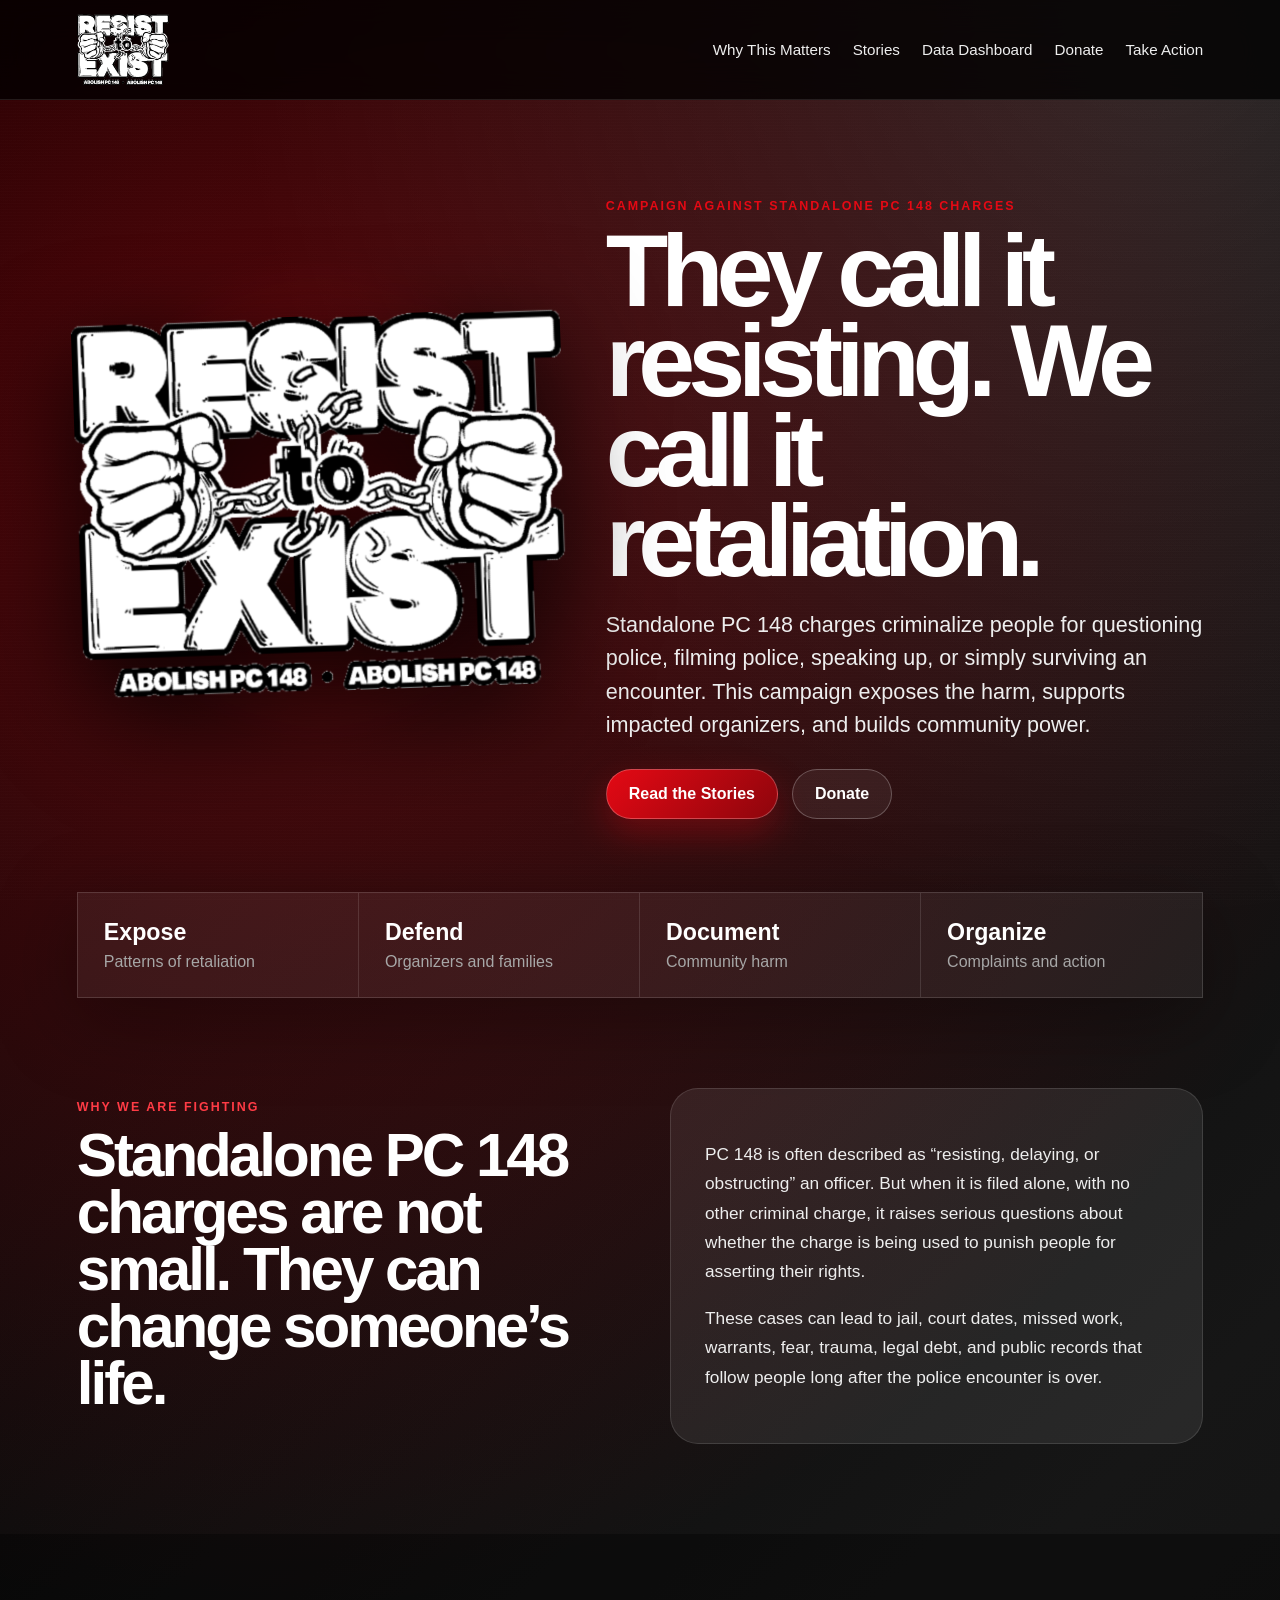
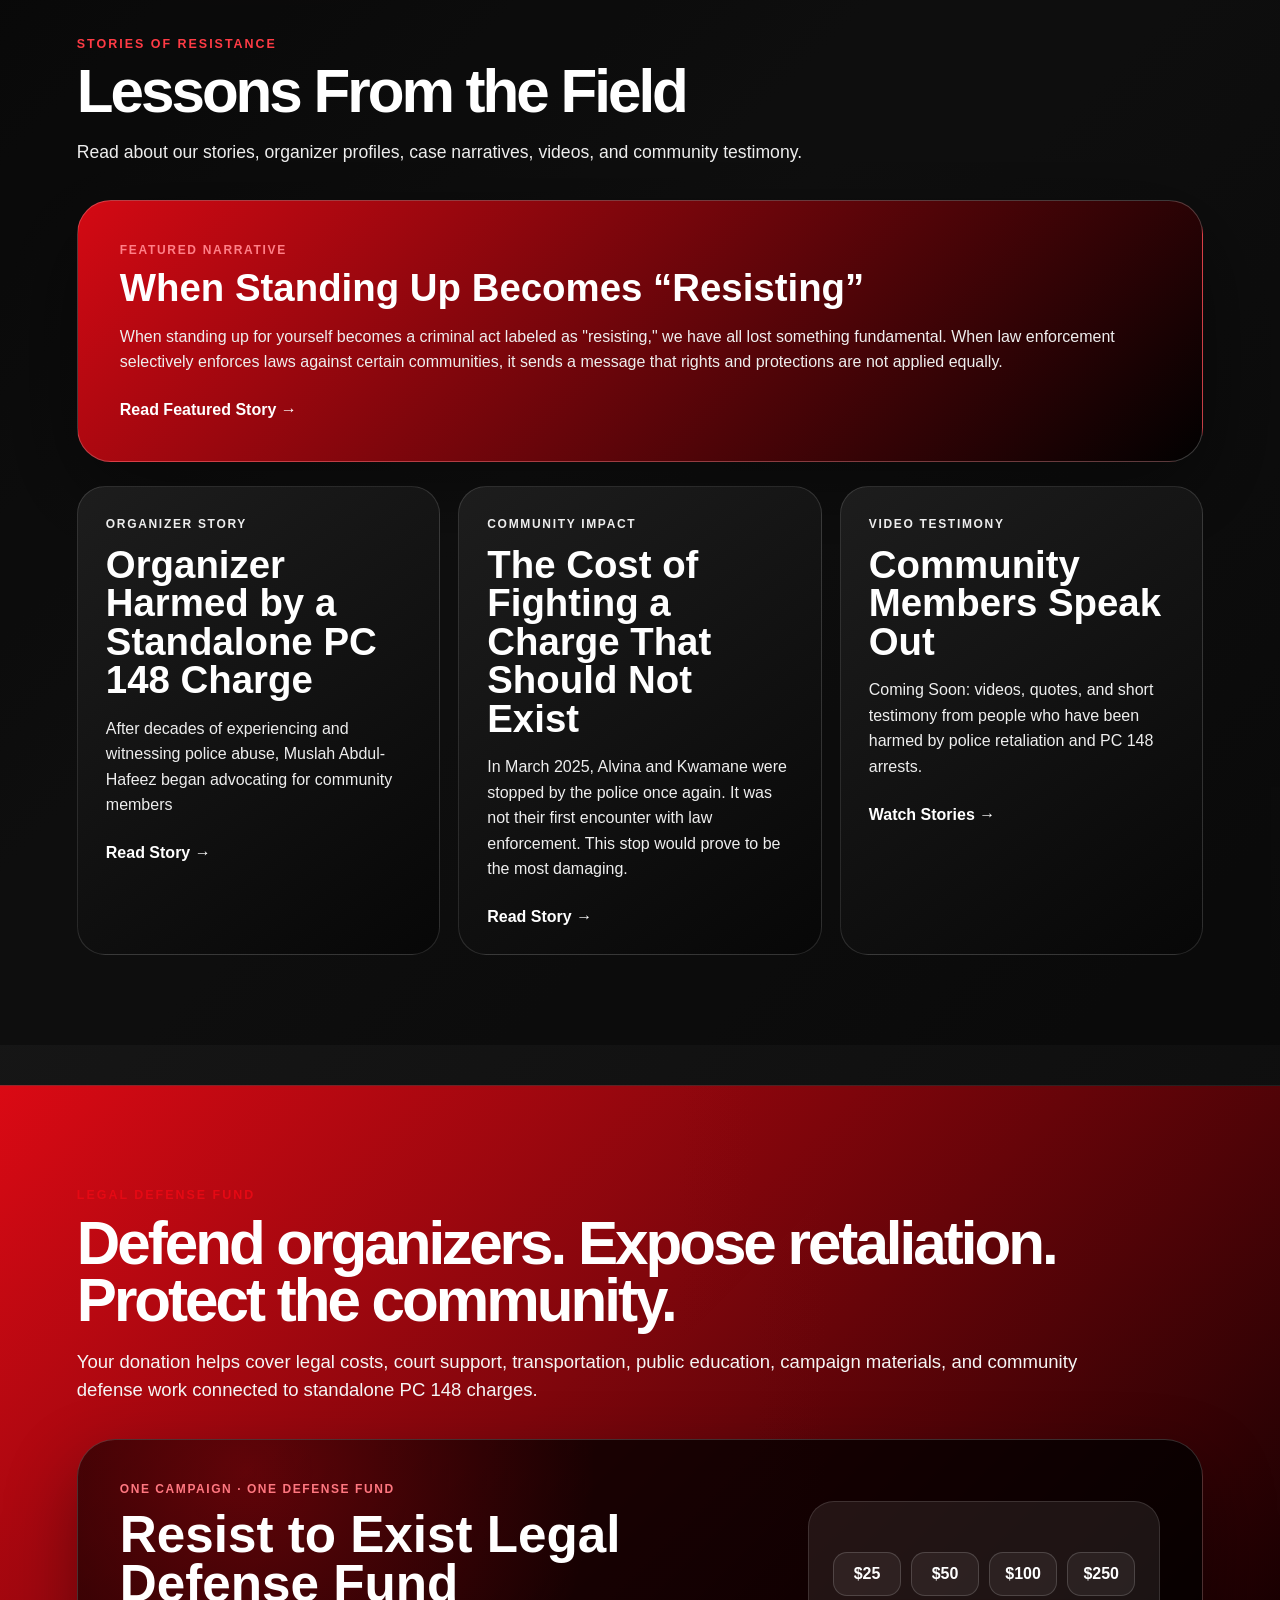
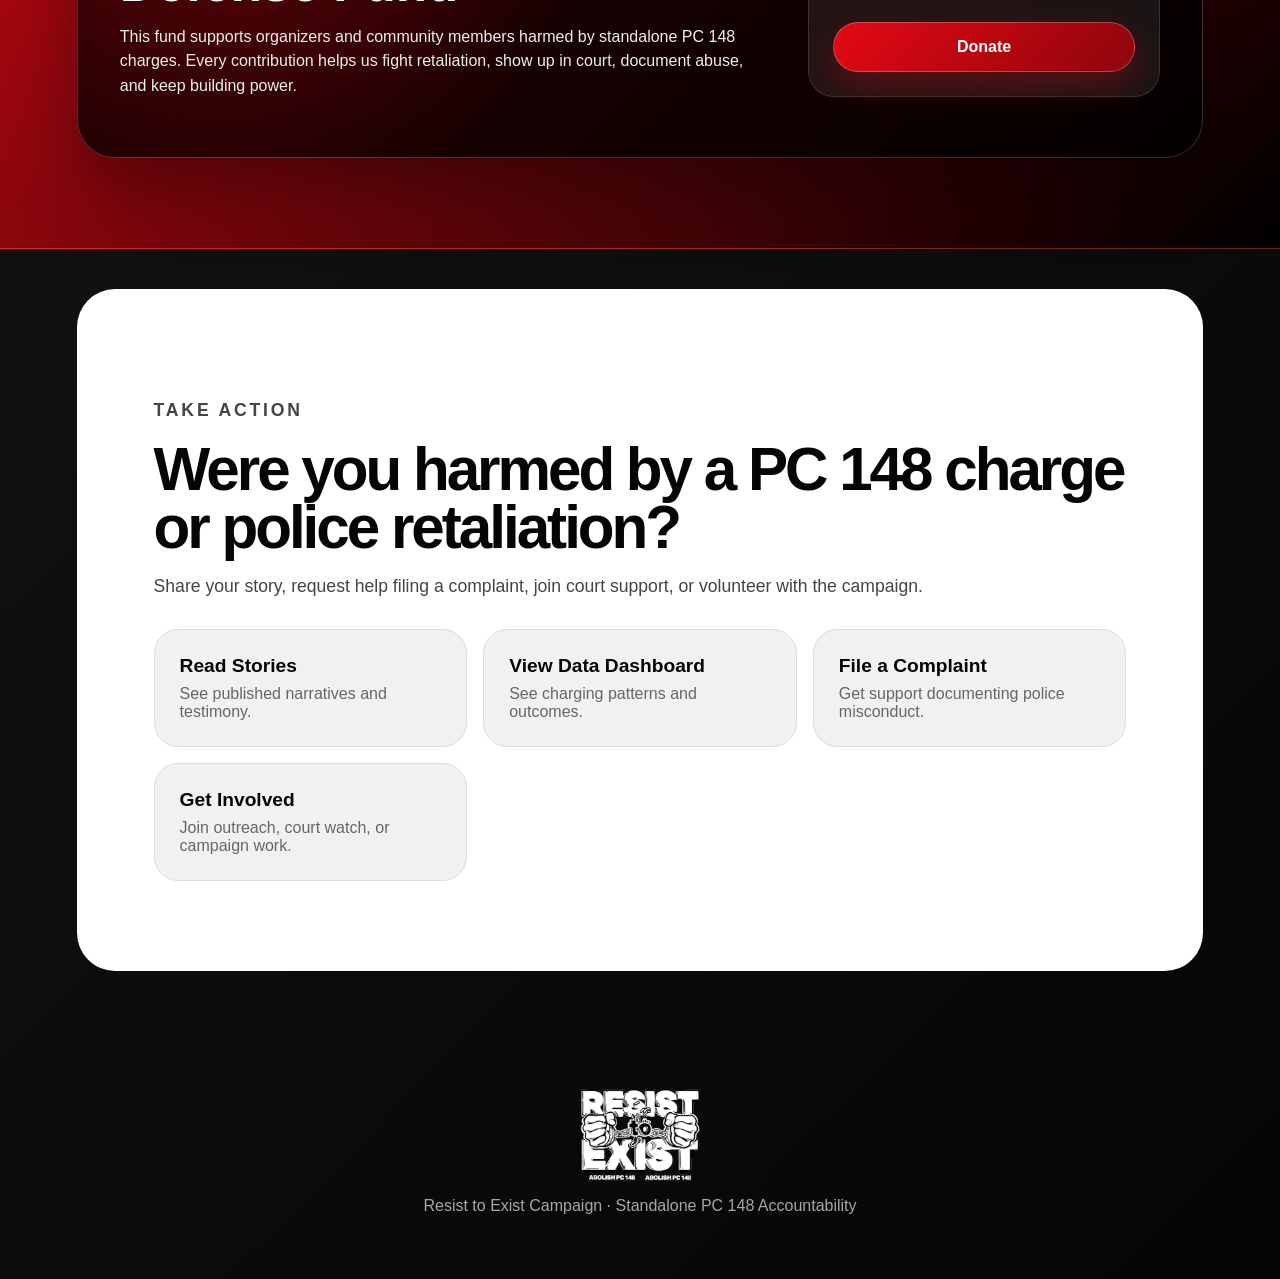
<file: index.html>
<!DOCTYPE html>
<html lang="en">
<head>
  <meta charset="UTF-8" />
  <meta name="viewport" content="width=device-width, initial-scale=1.0" />
  <title>Resist to Exist | PC 148 Campaign</title>
  <link rel="stylesheet" href="styles.css" />
</head>
<body>
  <div class="grain"></div>

  <header class="site-header">
    <a class="brand" href="#top" aria-label="Resist to Exist home">
      <img src="assets/resist-logo.png" alt="Resist to Exist logo" />
    </a>
    <nav>
      <a href="#why">Why This Matters</a>
      <a href="#stories">Stories</a>
      <a href="data.html">Data Dashboard</a>
      <a href="https://goodbricks.org/cause/potcsd.org/general-donations" target="_blank" rel="noopener">Donate</a>
      <a href="#action">Take Action</a>
    </nav>
  </header>

  <main id="top">
    <section class="hero">
      <div class="hero-logo-wrap">
        <img class="hero-logo" src="assets/resist-logo.png" alt="Resist to Exist" />
      </div>
      <div class="hero-content">
        <p class="eyebrow">Campaign Against Standalone PC 148 Charges</p>
        <h1>They call it resisting. We call it retaliation.</h1>
        <p class="hero-copy">
          Standalone PC 148 charges criminalize people for questioning police, filming police, speaking up, or simply surviving an encounter. This campaign exposes the harm, supports impacted organizers, and builds community power.
        </p>
        <div class="hero-actions">
          <a class="btn primary" href="#stories">Read the Stories</a>
          <a class="btn ghost" href="https://goodbricks.org/cause/potcsd.org/general-donations" target="_blank" rel="noopener">Donate</a>
        </div>
      </div>
    </section>

    <section class="impact-strip" aria-label="Campaign focus areas">
      <div><strong>Expose</strong><span>Patterns of retaliation</span></div>
      <div><strong>Defend</strong><span>Organizers and families</span></div>
      <div><strong>Document</strong><span>Community harm</span></div>
      <div><strong>Organize</strong><span>Complaints and action</span></div>
    </section>

    <section id="why" class="section split">
      <div>
        <p class="eyebrow red">Why We Are Fighting</p>
        <h2>Standalone PC 148 charges are not small. They can change someone’s life.</h2>
      </div>
      <div class="text-card">
        <p>
          PC 148 is often described as “resisting, delaying, or obstructing” an officer. But when it is filed alone, with no other criminal charge, it raises serious questions about whether the charge is being used to punish people for asserting their rights.
        </p>
        <p>
          These cases can lead to jail, court dates, missed work, warrants, fear, trauma, legal debt, and public records that follow people long after the police encounter is over.
        </p>
      </div>
    </section>

    <section id="stories" class="section stories newsroom">
      <div class="section-heading">
        <p class="eyebrow red">Stories of Resistance</p>
        <h2>Lessons From the Field</h2>
        <p class="section-intro">Read about our stories, organizer profiles, case narratives, videos, and community testimony.</p>
      </div>

      <article class="featured-story">
        <div class="story-kicker">Featured Narrative</div>
        <h3>When Standing Up Becomes “Resisting”</h3>
        <p>
          When standing up for yourself becomes a criminal act labeled as "resisting," we have all lost something fundamental. When law enforcement selectively enforces laws against certain communities, it sends a message that rights and protections are not applied equally. 
        </p>
        <a class="story-link" href="stories.html#featured">Read Featured Story →</a>
      </article>

      <div class="story-grid">
        <article class="story-card">
          <p class="story-label">Organizer Story</p>
          <h3>Organizer Harmed by a Standalone PC 148 Charge</h3>
          <p>After decades of experiencing and witnessing police abuse, Muslah Abdul-Hafeez began advocating for community members </p>
          <a href="stories.html#organizer-one">Read Story →</a>
        </article>
        <article class="story-card">
          <p class="story-label">Community Impact</p>
          <h3>The Cost of Fighting a Charge That Should Not Exist</h3>
          <p>In March 2025, Alvina and Kwamane were stopped by the police once again. It was not their first encounter with law enforcement. 
          This stop would prove to be the most damaging.</p>
          <a href="stories.html#community-impact">Read Story →</a>
        </article>
        <article class="story-card">
          <p class="story-label">Video Testimony</p>
          <h3>Community Members Speak Out</h3>
          <p>Coming Soon: videos, quotes, and short testimony from people who have been harmed by police retaliation and PC 148 arrests.</p>
          <a href="stories.html#video-testimony">Watch Stories →</a>
        </article>
      </div>
    </section>

    <section id="donate" class="donation-section single-donation-section">
      <div class="donation-header">
        <p class="eyebrow">Legal Defense Fund</p>
        <h2>Defend organizers. Expose retaliation. Protect the community.</h2>
        <p>Your donation helps cover legal costs, court support, transportation, public education, campaign materials, and community defense work connected to standalone PC 148 charges.</p>
      </div>

      <article class="donation-card single-donation-card">
        <div class="donation-card-copy">
          <div class="card-topline">One Campaign · One Defense Fund</div>
          <h3>Resist to Exist Legal Defense Fund</h3>
          <p>
            This fund supports organizers and community members harmed by standalone PC 148 charges. Every contribution helps us fight retaliation, show up in court, document abuse, and keep building power.
          </p>
        </div>
        <div class="donation-card-action">
          <div class="amounts">
            <span>$25</span><span>$50</span><span>$100</span><span>$250</span>
          </div>
          <a class="btn primary full" href="https://goodbricks.org/cause/potcsd.org/general-donations" target="_blank" rel="noopener">
            Donate
          </a>
        </div>
      </article>
    </section>

    <section id="action" class="action-panel">
      <p class="eyebrow">Take Action</p>
      <h2>Were you harmed by a PC 148 charge or police retaliation?</h2>
      <p>Share your story, request help filing a complaint, join court support, or volunteer with the campaign.</p>
      <div class="action-cards">
        <a href="stories.html" class="action-card"><strong>Read Stories</strong><span>See published narratives and testimony.</span></a>
        <a href="data.html" class="action-card"><strong>View Data Dashboard</strong><span>See charging patterns and outcomes.</span></a>
        <a href="REPLACE-WITH-COMPLAINT-FORM" class="action-card"><strong>File a Complaint</strong><span>Get support documenting police misconduct.</span></a>
        <a href="REPLACE-WITH-VOLUNTEER-FORM" class="action-card"><strong>Get Involved</strong><span>Join outreach, court watch, or campaign work.</span></a>
      </div>
    </section>
  </main>

  <footer>
    <img src="assets/resist-logo.png" alt="Resist to Exist logo" />
    <p>Resist to Exist Campaign · Standalone PC 148 Accountability</p>
  </footer>
</body>
</html>
</file>
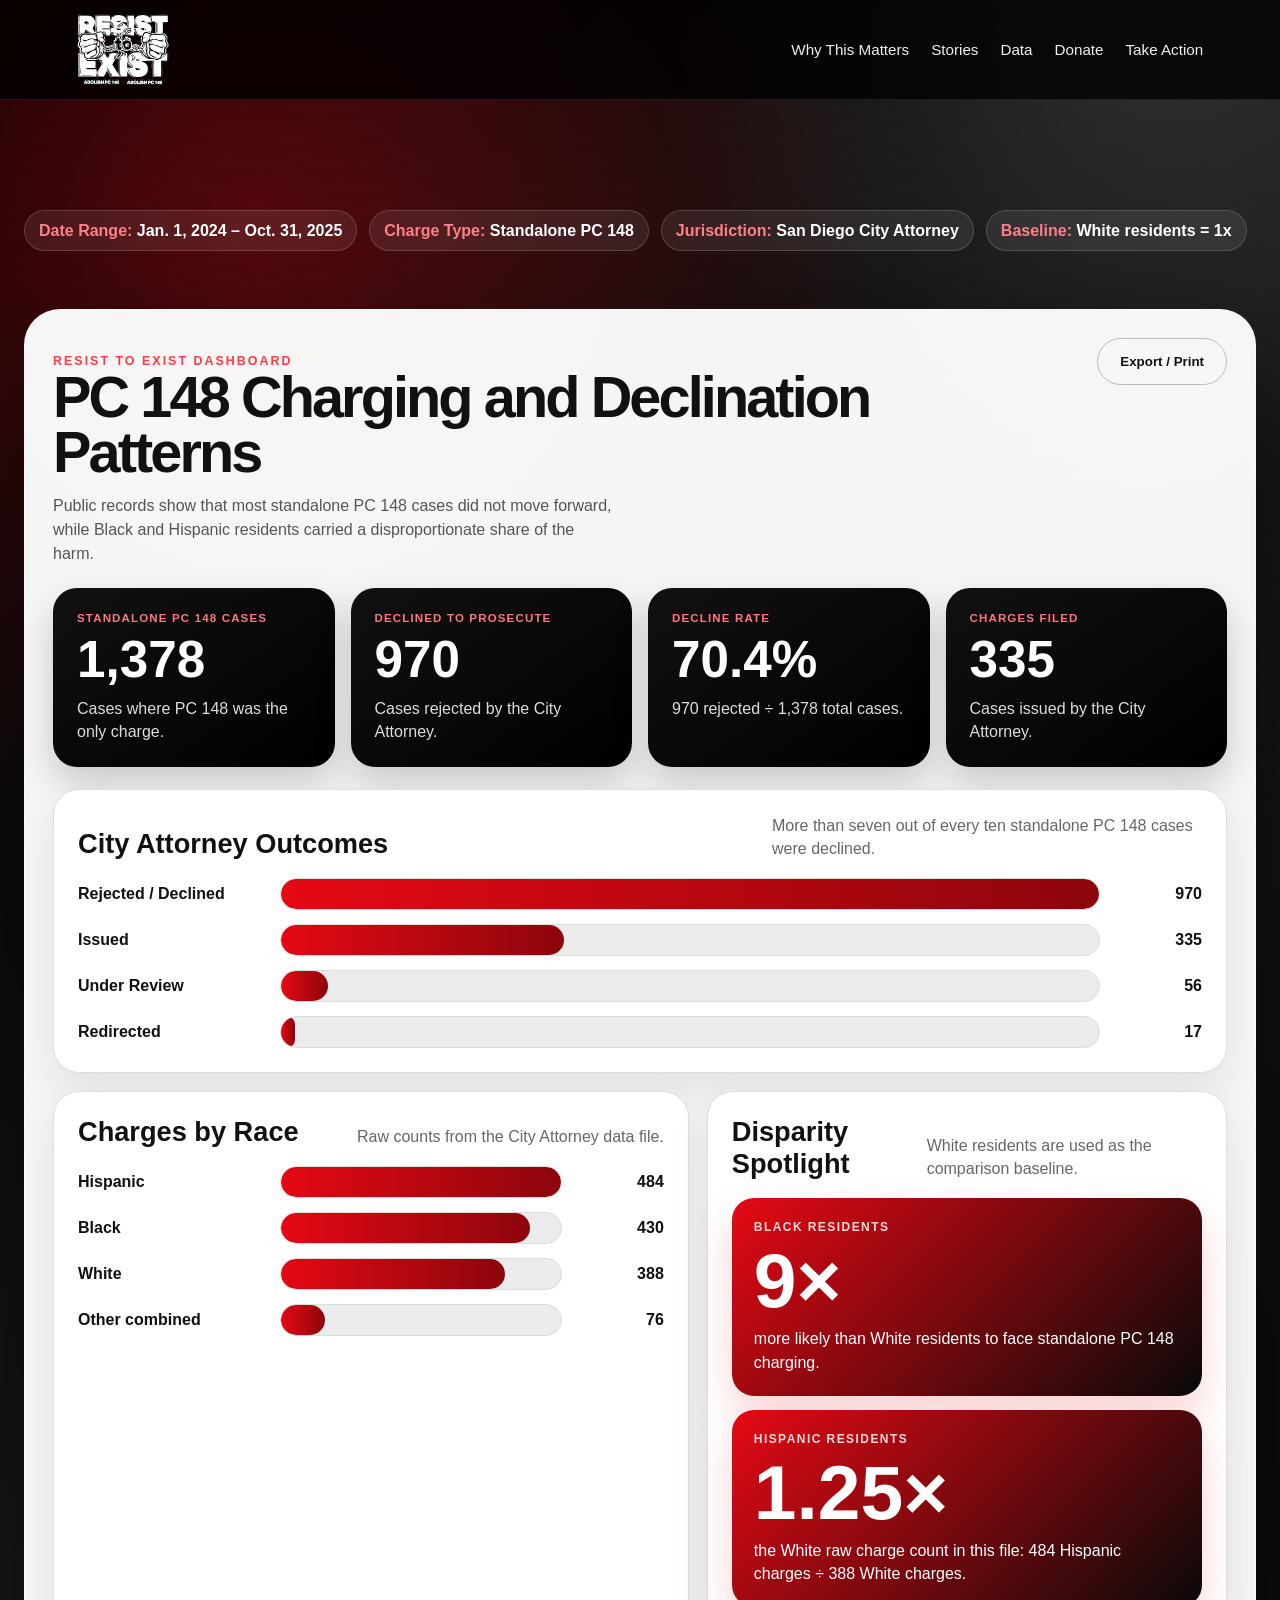
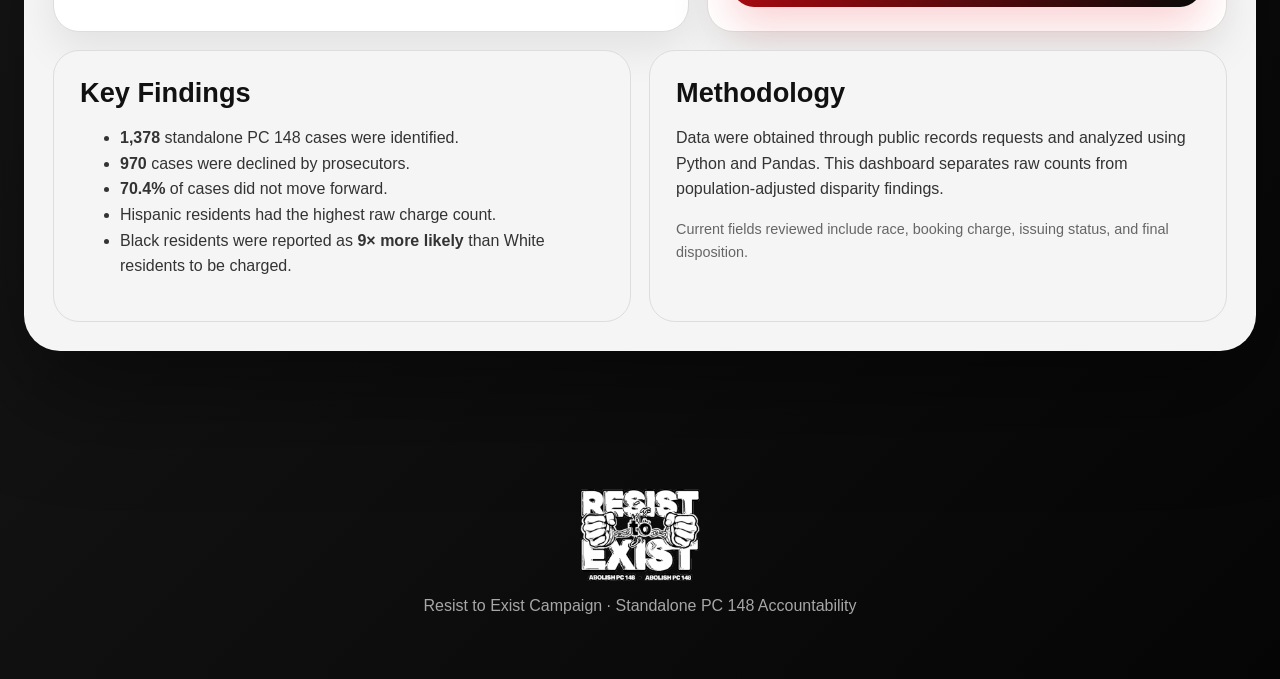
<file: data.html>
<!DOCTYPE html>
<html lang="en">
<head>
  <meta charset="UTF-8" />
  <meta name="viewport" content="width=device-width, initial-scale=1.0" />
  <title>PC 148 Data Dashboard | Resist to Exist</title>
  <link rel="stylesheet" href="styles.css" />
</head>
<body class="data-dashboard-body">
  <div class="grain"></div>

  <header class="site-header">
    <a class="brand" href="index.html#top" aria-label="Resist to Exist home">
      <img src="assets/resist-logo.png" alt="Resist to Exist logo" />
    </a>
    <nav>
      <a href="index.html#why">Why This Matters</a>
      <a href="index.html#stories">Stories</a>
      <a href="data.html">Data</a>
      <a href="https://goodbricks.org/cause/potcsd.org/general-donations" target="_blank" rel="noopener">Donate</a>
      <a href="index.html#action">Take Action</a>
    </nav>
  </header>

  <main class="data-dashboard-main">
    <section class="data-dashboard-hero">
      <div class="dashboard-meta" aria-label="Dashboard filters and source notes">
        <span><strong>Date Range:</strong> Jan. 1, 2024 – Oct. 31, 2025</span>
        <span><strong>Charge Type:</strong> Standalone PC 148</span>
        <span><strong>Jurisdiction:</strong> San Diego City Attorney</span>
        <span><strong>Baseline:</strong> White residents = 1x</span>
      </div>
    </section>

    <section class="data-dashboard-container" aria-label="PC 148 dashboard">
      <div class="dashboard-panel">
        <div class="dashboard-panel-header">
          <div>
            <p class="eyebrow red">Resist to Exist Dashboard</p>
            <h2>PC 148 Charging and Declination Patterns</h2>
            <p>
              Public records show that most standalone PC 148 cases did not move forward,
              while Black and Hispanic residents carried a disproportionate share of the harm.
            </p>
          </div>
          <button class="btn ghost dashboard-print-btn" onclick="window.print()">Export / Print</button>
        </div>

        <div class="dashboard-kpi-grid">
          <article class="dashboard-kpi-card">
            <span>Standalone PC 148 Cases</span>
            <strong>1,378</strong>
            <p>Cases where PC 148 was the only charge.</p>
          </article>
          <article class="dashboard-kpi-card">
            <span>Declined to Prosecute</span>
            <strong>970</strong>
            <p>Cases rejected by the City Attorney.</p>
          </article>
          <article class="dashboard-kpi-card">
            <span>Decline Rate</span>
            <strong>70.4%</strong>
            <p>970 rejected ÷ 1,378 total cases.</p>
          </article>
          <article class="dashboard-kpi-card">
            <span>Charges Filed</span>
            <strong>335</strong>
            <p>Cases issued by the City Attorney.</p>
          </article>
        </div>

        <div class="dashboard-viz-grid">
          <article class="dashboard-viz-card wide">
            <div class="dashboard-viz-head">
              <h3>City Attorney Outcomes</h3>
              <p>More than seven out of every ten standalone PC 148 cases were declined.</p>
            </div>
            <div class="dashboard-bar-chart" id="outcomeChart"></div>
          </article>

          <article class="dashboard-viz-card">
            <div class="dashboard-viz-head">
              <h3>Charges by Race</h3>
              <p>Raw counts from the City Attorney data file.</p>
            </div>
            <div class="dashboard-bar-chart" id="raceChart"></div>
          </article>

          <article class="dashboard-viz-card">
            <div class="dashboard-viz-head">
              <h3>Disparity Spotlight</h3>
              <p>White residents are used as the comparison baseline.</p>
            </div>
            <div class="dashboard-spotlight-grid">
              <div class="dashboard-spotlight-card">
                <span>Black residents</span>
                <strong>9×</strong>
                <p>more likely than White residents to face standalone PC 148 charging.</p>
              </div>
              <div class="dashboard-spotlight-card">
                <span>Hispanic residents</span>
                <strong>1.25×</strong>
                <p>the White raw charge count in this file: 484 Hispanic charges ÷ 388 White charges.</p>
              </div>
            </div>
          </article>
        </div>

        <div class="dashboard-insight-grid">
          <article class="dashboard-insight-card">
            <h3>Key Findings</h3>
            <ul>
              <li><strong>1,378</strong> standalone PC 148 cases were identified.</li>
              <li><strong>970</strong> cases were declined by prosecutors.</li>
              <li><strong>70.4%</strong> of cases did not move forward.</li>
              <li>Hispanic residents had the highest raw charge count.</li>
              <li>Black residents were reported as <strong>9× more likely</strong> than White residents to be charged.</li>
            </ul>
          </article>

          <article class="dashboard-insight-card">
            <h3>Methodology</h3>
            <p>
              Data were obtained through public records requests and analyzed using Python and Pandas.
              This dashboard separates raw counts from population-adjusted disparity findings.
            </p>
            <p class="dashboard-small-note">
              Current fields reviewed include race, booking charge, issuing status, and final disposition.
            </p>
          </article>
        </div>
      </div>
    </section>
  </main>

  <footer>
    <img src="assets/resist-logo.png" alt="Resist to Exist logo" />
    <p>Resist to Exist Campaign · Standalone PC 148 Accountability</p>
  </footer>

  <script>
    const raceData = {
      "Hispanic": 484,
      "Black": 430,
      "White": 388,
      "Other combined": 76
    };

    const outcomeData = {
      "Rejected / Declined": 970,
      "Issued": 335,
      "Under Review": 56,
      "Redirected": 17
    };

    function makeBars(targetId, data) {
      const target = document.getElementById(targetId);
      const max = Math.max(...Object.values(data));
      target.innerHTML = Object.entries(data).map(([label, value]) => `
        <div class="dashboard-bar-row">
          <span class="dashboard-bar-label">${label}</span>
          <div class="dashboard-bar-track" title="${label}: ${value.toLocaleString()}">
            <div class="dashboard-bar-fill" style="width:${(value / max) * 100}%"></div>
          </div>
          <span class="dashboard-bar-value">${value.toLocaleString()}</span>
        </div>
      `).join('');
    }

    makeBars("raceChart", raceData);
    makeBars("outcomeChart", outcomeData);

    document.querySelectorAll(".dashboard-filter-row button").forEach(btn => {
      btn.addEventListener("click", () => {
        document.querySelectorAll(".dashboard-filter-row button").forEach(b => b.classList.remove("active"));
        btn.classList.add("active");
        const selected = btn.dataset.filter;
        const filtered = selected === "all" ? raceData : { [selected]: raceData[selected] };
        makeBars("raceChart", filtered);
      });
    });
  </script>
</body>
</html>
</file>
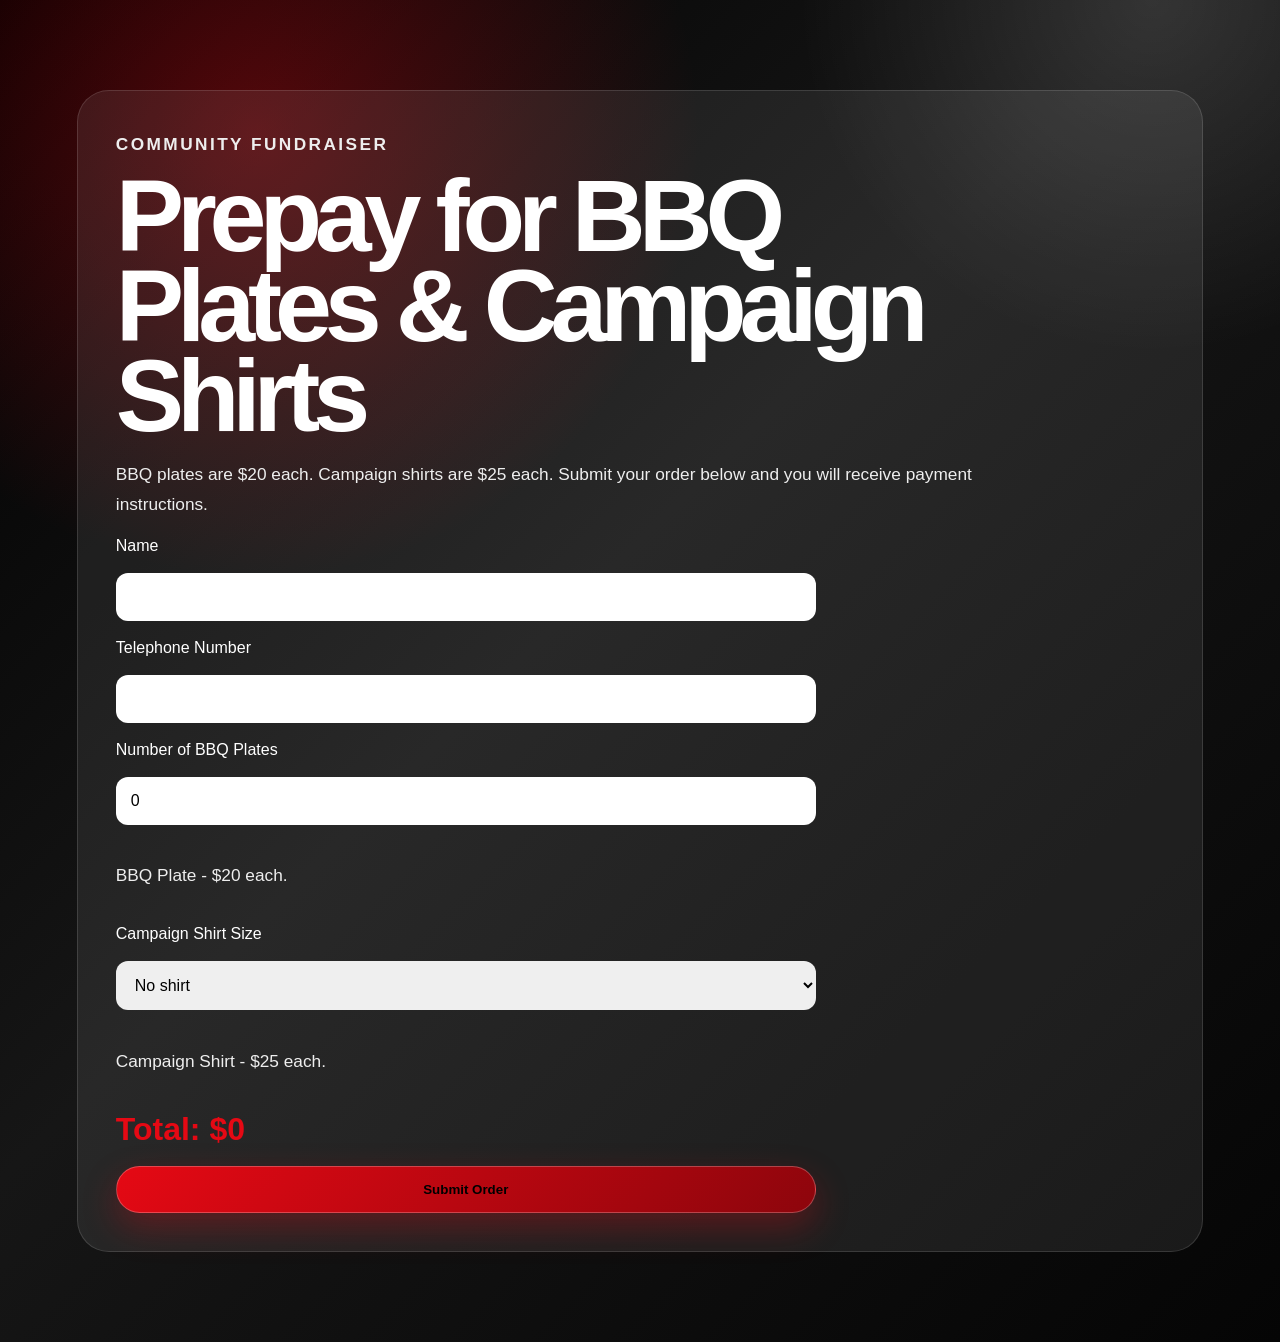
<file: order.html>
<!DOCTYPE html>
<html lang="en">
<head>
  <meta charset="UTF-8" />
  <meta name="viewport" content="width=device-width, initial-scale=1.0" />
  <title>BBQ Plate & Shirt Prepay | Resist to Exist</title>
  <link rel="stylesheet" href="styles.css" />
</head>
<body>
  <main class="order-page">
    <section class="full-story">
      <p class="story-label">Community Fundraiser</p>
      <h1>Prepay for BBQ Plates & Campaign Shirts</h1>
      <p class="order-note">
        BBQ plates are $20 each. Campaign shirts are $25 each. Submit your order below and you will receive payment instructions.
      </p>

      <!--
        IMPORTANT:
        Orders go to laila@potcsd.org. FormSubmit will send a confirmation email the first time. Click that confirmation once.
      -->
      <form id="orderForm" action="https://formsubmit.co/laila@potcsd.org" method="POST">
        <input type="hidden" name="_subject" value="New Resist to Exist BBQ/Shirt Order" />
        <input type="hidden" name="_template" value="table" />
        <input type="hidden" name="_captcha" value="false" />
        <input type="hidden" id="totalInput" name="total" value="0" />
        <input type="hidden" id="orderSummary" name="order_summary" value="" />

        <label for="name">Name</label>
        <input id="name" type="text" name="name" required />

        <label for="phone">Telephone Number</label>
        <input id="phone" type="tel" name="phone" required />

        <label for="bbqQty">Number of BBQ Plates</label>
        <input type="number" id="bbqQty" name="bbq_plates" min="0" max="50" value="0" required />

        <p class="order-note">BBQ Plate - $20 each.</p>

        <label for="shirtSize">Campaign Shirt Size</label>
        <select id="shirtSize" name="shirt_size">
          <option value="">No shirt</option>
          <option value="S">S</option>
          <option value="M">M</option>
          <option value="L">L</option>
          <option value="XL">XL</option>
          <option value="2XL">2XL</option>
          <option value="3XL">3XL</option>
        </select>

        <p class="order-note">Campaign Shirt - $25 each.</p>

        <div class="total-box">Total: $<span id="total">0</span></div>

        <button class="btn primary full" type="submit">Submit Order</button>
      </form>
    </section>
  </main>

  <script src="order.js"></script>
</body>
</html>
</file>
<file: styles.css>
:root {
  --red: #e50914;
  --deep-red: #8d050c;
  --black: #050505;
  --charcoal: #151515;
  --grey: #a7a7a7;
  --soft-grey: #eeeeee;
  --white: #ffffff;
}

* { box-sizing: border-box; }
html { scroll-behavior: smooth; }
body {
  margin: 0;
  font-family: Arial, Helvetica, sans-serif;
  color: var(--white);
  background:
    radial-gradient(circle at 20% 10%, rgba(229,9,20,.35), transparent 28%),
    radial-gradient(circle at 90% 0%, rgba(255,255,255,.13), transparent 20%),
    linear-gradient(135deg, #000 0%, #161616 45%, #050505 100%);
}

.grain {
  position: fixed;
  inset: 0;
  pointer-events: none;
  opacity: .14;
  background-image: repeating-linear-gradient(0deg, rgba(255,255,255,.08) 0 1px, transparent 1px 3px);
  z-index: 0;
}

a { color: inherit; text-decoration: none; }
.site-header {
  position: sticky;
  top: 0;
  z-index: 20;
  display: flex;
  justify-content: space-between;
  align-items: center;
  padding: 14px 6vw;
  background: rgba(0,0,0,.78);
  backdrop-filter: blur(18px);
  border-bottom: 1px solid rgba(255,255,255,.1);
}
.brand img { width: 92px; display: block; }
nav { display: flex; gap: 22px; color: var(--soft-grey); font-size: .95rem; }
nav a:hover { color: var(--red); }

main, header, footer { position: relative; z-index: 1; }
.hero {
  min-height: 88vh;
  display: grid;
  grid-template-columns: .9fr 1.1fr;
  align-items: center;
  gap: 40px;
  padding: 70px 6vw 55px;
  overflow: hidden;
}
.hero-logo-wrap {
  position: relative;
  display: grid;
  place-items: center;
}
.hero-logo-wrap::before {
  content: "";
  position: absolute;
  width: min(44vw, 560px);
  aspect-ratio: 1;
  border-radius: 50%;
  background: radial-gradient(circle, rgba(229,9,20,.48), transparent 62%);
  filter: blur(10px);
}
.hero-logo {
  position: relative;
  width: min(42vw, 560px);
  max-width: 100%;
  filter: drop-shadow(0 28px 50px rgba(0,0,0,.85));
  transform: rotate(-2deg);
}
.eyebrow {
  color: var(--red);
  text-transform: uppercase;
  letter-spacing: .16em;
  font-weight: 800;
  font-size: .78rem;
}
.eyebrow.red { color: #ff3b45; }
h1 {
  margin: 0;
  font-size: clamp(3.1rem, 8vw, 7.2rem);
  line-height: .88;
  letter-spacing: -.07em;
  max-width: 900px;
}
.hero-copy {
  max-width: 690px;
  font-size: clamp(1.05rem, 1.7vw, 1.35rem);
  line-height: 1.55;
  color: var(--soft-grey);
}
.hero-actions { display: flex; flex-wrap: wrap; gap: 14px; margin-top: 28px; }
.btn {
  display: inline-flex;
  justify-content: center;
  align-items: center;
  padding: 15px 22px;
  border-radius: 999px;
  font-weight: 800;
  border: 1px solid rgba(255,255,255,.25);
  transition: transform .2s ease, box-shadow .2s ease, background .2s ease;
}
.btn:hover { transform: translateY(-3px); }
.btn.primary { background: linear-gradient(135deg, var(--red), var(--deep-red)); box-shadow: 0 14px 35px rgba(229,9,20,.3); }
.btn.ghost { background: rgba(255,255,255,.06); }
.btn.full { width: 100%; }

.impact-strip {
  display: grid;
  grid-template-columns: repeat(4, 1fr);
  margin: 0 6vw;
  border: 1px solid rgba(255,255,255,.14);
  background: rgba(255,255,255,.06);
  box-shadow: 0 20px 80px rgba(0,0,0,.35);
}
.impact-strip div { padding: 26px; border-right: 1px solid rgba(255,255,255,.12); }
.impact-strip div:last-child { border-right: 0; }
.impact-strip strong { display: block; font-size: 1.45rem; color: var(--white); }
.impact-strip span { display: block; margin-top: 7px; color: var(--grey); }

.section, .donation-section, .action-panel { padding: 90px 6vw; }
.split { display: grid; grid-template-columns: 1fr 1fr; gap: 60px; align-items: start; }
h2 { font-size: clamp(2.2rem, 4.7vw, 4.7rem); line-height: .95; letter-spacing: -.05em; margin: 0; }
.text-card {
  background: rgba(255,255,255,.08);
  border: 1px solid rgba(255,255,255,.12);
  padding: 34px;
  border-radius: 28px;
  color: var(--soft-grey);
  line-height: 1.7;
  font-size: 1.08rem;
}

.donation-section {
  background:
    linear-gradient(135deg, rgba(229,9,20,.95), rgba(0,0,0,.9)),
    linear-gradient(90deg, #111, #000);
  margin: 40px 0;
  border-block: 1px solid rgba(255,255,255,.12);
}
.donation-header { max-width: 920px; margin-bottom: 34px; }
.donation-header p:not(.eyebrow) { color: #f5f5f5; font-size: 1.16rem; line-height: 1.55; }
.donation-grid { display: grid; grid-template-columns: repeat(2, 1fr); gap: 24px; }
.donation-card {
  padding: 34px;
  border-radius: 30px;
  background: rgba(0,0,0,.72);
  border: 1px solid rgba(255,255,255,.18);
  box-shadow: 0 30px 70px rgba(0,0,0,.35);
}
.donation-card.featured { transform: translateY(-14px); border-color: rgba(255,255,255,.45); }
.card-topline { color: #ff7780; font-weight: 900; text-transform: uppercase; letter-spacing: .13em; font-size: .75rem; }
.donation-card h3 { font-size: 2.1rem; margin: 15px 0 8px; }
.donation-card p { color: var(--soft-grey); line-height: 1.55; }
.amounts { display: grid; grid-template-columns: repeat(4, 1fr); gap: 10px; margin: 26px 0; }
.amounts span { text-align: center; border: 1px solid rgba(255,255,255,.16); padding: 12px; border-radius: 14px; background: rgba(255,255,255,.06); font-weight: 900; }

.section-heading { max-width: 900px; margin-bottom: 34px; }
.video-grid { display: grid; grid-template-columns: repeat(3, 1fr); gap: 20px; }
.video-placeholder {
  min-height: 240px;
  display: grid;
  place-items: center;
  border-radius: 26px;
  background: linear-gradient(145deg, #1f1f1f, #070707);
  border: 1px solid rgba(255,255,255,.13);
  position: relative;
  overflow: hidden;
}
.video-placeholder::before {
  content: "▶";
  position: absolute;
  font-size: 4rem;
  color: rgba(229,9,20,.72);
}
.video-placeholder span { position: relative; top: 58px; color: var(--grey); font-weight: 800; }

.action-panel {
  margin: 0 6vw 70px;
  border-radius: 38px;
  background: var(--white);
  color: var(--black);
}
.action-panel p { max-width: 830px; color: #444; font-size: 1.1rem; line-height: 1.55; }
.action-cards { display: grid; grid-template-columns: repeat(3, 1fr); gap: 16px; margin-top: 28px; }
.action-card {
  padding: 25px;
  border-radius: 24px;
  background: #f1f1f1;
  border: 1px solid #ddd;
}
.action-card:hover { background: #111; color: #fff; }
.action-card strong { display: block; font-size: 1.2rem; margin-bottom: 8px; }
.action-card span { color: #666; }
.action-card:hover span { color: #ddd; }

footer { text-align: center; padding: 48px 6vw; color: var(--grey); }
footer img { width: 120px; display: block; margin: 0 auto 16px; }

@media (max-width: 900px) {
  nav { display: none; }
  .hero, .split, .donation-grid, .video-grid, .action-cards { grid-template-columns: 1fr; }
  .hero { padding-top: 42px; }
  .hero-logo { width: min(78vw, 500px); }
  .impact-strip { grid-template-columns: 1fr 1fr; }
  .donation-card.featured { transform: none; }
}

@media (max-width: 560px) {
  .impact-strip { grid-template-columns: 1fr; }
  .impact-strip div { border-right: 0; border-bottom: 1px solid rgba(255,255,255,.12); }
  .amounts { grid-template-columns: 1fr 1fr; }
  h1 { font-size: 3.6rem; }
}

/* Published stories section */
.section-intro {
  max-width: 760px;
  color: var(--soft-grey);
  line-height: 1.6;
  font-size: 1.1rem;
}
.newsroom {
  background: rgba(0,0,0,.32);
}
.featured-story {
  padding: 42px;
  border-radius: 34px;
  background:
    linear-gradient(135deg, rgba(229,9,20,.92), rgba(0,0,0,.92)),
    #111;
  border: 1px solid rgba(255,255,255,.22);
  box-shadow: 0 30px 90px rgba(0,0,0,.4);
  margin-bottom: 24px;
}
.story-kicker,
.story-label {
  margin: 0 0 12px;
  color: #ff8088;
  font-weight: 900;
  text-transform: uppercase;
  letter-spacing: .14em;
  font-size: .75rem;
}
.featured-story h3,
.story-card h3 {
  margin: 0 0 12px;
  font-size: clamp(1.7rem, 3vw, 3rem);
  line-height: 1;
}
.featured-story p,
.story-card p {
  color: var(--soft-grey);
  line-height: 1.6;
}
.story-link,
.story-card a {
  display: inline-block;
  margin-top: 10px;
  color: #fff;
  font-weight: 900;
}
.story-grid {
  display: grid;
  grid-template-columns: repeat(3, 1fr);
  gap: 18px;
}
.story-card {
  min-height: 280px;
  padding: 28px;
  border-radius: 28px;
  background: linear-gradient(145deg, #1d1d1d, #070707);
  border: 1px solid rgba(255,255,255,.13);
}

/* Single donation card */
.single-donation-section .donation-header {
  max-width: 1050px;
}
.single-donation-card {
  display: grid;
  grid-template-columns: 1.3fr .7fr;
  gap: 34px;
  align-items: center;
  border-radius: 38px;
  padding: 42px;
  background:
    radial-gradient(circle at 15% 10%, rgba(229,9,20,.32), transparent 35%),
    rgba(0,0,0,.78);
}
.single-donation-card h3 {
  font-size: clamp(2rem, 4vw, 4rem);
  line-height: .95;
}
.donation-card-action {
  padding: 24px;
  border-radius: 26px;
  background: rgba(255,255,255,.08);
  border: 1px solid rgba(255,255,255,.12);
}

/* Stories page */
.story-page-hero {
  padding: 80px 6vw 50px;
  min-height: 70vh;
  display: flex;
  flex-direction: column;
  justify-content: center;
}
.story-page-hero h1 {
  max-width: 1100px;
}
.story-page-hero p {
  max-width: 820px;
  color: var(--soft-grey);
  line-height: 1.6;
  font-size: 1.18rem;
}
.story-page-hero .btn {
  width: fit-content;
  margin-top: 20px;
}
.story-list {
  padding: 30px 6vw 90px;
  display: grid;
  gap: 26px;
}
.full-story {
  padding: 38px;
  border-radius: 32px;
  background: rgba(255,255,255,.08);
  border: 1px solid rgba(255,255,255,.13);
}
.full-story h2 {
  font-size: clamp(2rem, 4vw, 4.2rem);
}
.full-story p {
  color: var(--soft-grey);
  line-height: 1.75;
  font-size: 1.08rem;
  max-width: 950px;
}
.byline {
  color: #ff8088 !important;
  font-weight: 800;
}
.story-video-grid {
  margin-top: 24px;
}

@media (max-width: 900px) {
  .story-grid,
  .single-donation-card {
    grid-template-columns: 1fr;
  }
}

.story-photo {
  width: 100%;
  max-width: 450px;
  display: block;
  margin: 20px auto 30px auto;
  border-radius: 20px;
  border: 4px solid var(--red);
  box-shadow: 0 20px 40px rgba(0,0,0,.5);
}

.muslah-story {
  background:
    radial-gradient(circle at top left,
      rgba(229,9,20,.15),
      transparent 40%),
    rgba(255,255,255,.08);
}

.order-page {
  padding: 90px 6vw;
}

.order-page form {
  display: grid;
  gap: 18px;
  max-width: 700px;
}

.order-page input,
.order-page select {
  padding: 15px;
  border-radius: 12px;
  border: none;
  font-size: 1rem;
}

.checkbox-grid {
  display: grid;
  grid-template-columns: repeat(2, 1fr);
  gap: 12px;
}

.checkbox-grid label {
  background: rgba(255,255,255,.08);
  padding: 12px;
  border-radius: 12px;
}

.total-box {
  font-size: 2rem;
  font-weight: 900;
  color: var(--red);
}

.pizza-toppings-container {
  display: grid;
  gap: 18px;
  margin-top: 12px;
}

.pizza-topping-box {
  padding: 20px;
  border-radius: 18px;
  background: rgba(255,255,255,.08);
  border: 1px solid rgba(255,255,255,.14);
}

.pizza-topping-box h3 {
  margin: 0 0 14px;
  color: var(--red);
}

/* ===============================
   PC 148 DATA DASHBOARD PAGE
   Safe, centered dashboard styles
   =============================== */

body.data-dashboard-body {
  overflow-x: hidden;
}

.data-dashboard-main {
  position: relative;
  z-index: 1;
  width: 100%;
}

.data-dashboard-hero {
  width: min(1400px, calc(100% - 48px));
  margin: 0 auto;
  padding: 86px 0 34px;
  box-sizing: border-box;
}

.data-dashboard-hero h1 {
  max-width: 1100px;
  margin: 0;
  font-size: clamp(3.5rem, 8vw, 7rem);
  line-height: .9;
  letter-spacing: -.07em;
}

.data-dashboard-hero .hero-copy {
  max-width: 900px;
  margin-top: 24px;
}

.data-dashboard-container {
  width: min(1400px, calc(100% - 48px));
  margin: 0 auto 90px;
  box-sizing: border-box;
}

.dashboard-meta {
  display: flex;
  flex-wrap: wrap;
  gap: 12px;
  margin: 24px 0 24px;
}

.dashboard-meta span {
  padding: 10px 14px;
  border-radius: 999px;
  background: rgba(255,255,255,.08);
  border: 1px solid rgba(255,255,255,.16);
  color: #fff;
  font-weight: 800;
  line-height: 1.2;
}

.dashboard-meta strong {
  color: #ff8088;
}

.dashboard-panel {
  padding: 28px;
  border-radius: 36px;
  background: rgba(255,255,255,.96);
  color: #111;
  box-shadow: 0 40px 110px rgba(0,0,0,.45);
  border: 1px solid rgba(255,255,255,.22);
}

.dashboard-panel-header {
  display: flex;
  justify-content: space-between;
  align-items: flex-start;
  gap: 22px;
  margin-bottom: 22px;
}

.dashboard-panel-header h2 {
  color: #111;
  font-size: clamp(2rem, 4.5vw, 4.4rem);
  line-height: .95;
}

.dashboard-panel-header p {
  color: #555;
  max-width: 560px;
  line-height: 1.5;
  margin: 14px 0 0;
}

.dashboard-print-btn {
  color: #111;
  border-color: #bbb;
  white-space: nowrap;
}

.dashboard-filter-row {
  display: flex;
  flex-wrap: wrap;
  gap: 10px;
  align-items: center;
  padding: 16px;
  border-radius: 22px;
  background: #f3f3f3;
  border: 1px solid #ddd;
  margin-bottom: 20px;
}

.dashboard-filter-row button {
  cursor: pointer;
  border: 1px solid #ccc;
  border-radius: 999px;
  padding: 10px 14px;
  background: #fff;
  color: #111;
  font-weight: 900;
  font-family: inherit;
}

.dashboard-filter-row button.active,
.dashboard-filter-row button:hover {
  background: var(--red);
  color: #fff;
  border-color: var(--red);
}

.dashboard-filter-row .filter-note {
  color: #555;
  font-weight: 800;
  margin-left: auto;
}

.dashboard-kpi-grid {
  display: grid;
  grid-template-columns: repeat(4, minmax(0, 1fr));
  gap: 16px;
  margin-bottom: 22px;
}

.dashboard-kpi-card {
  padding: 24px;
  border-radius: 24px;
  background: linear-gradient(145deg, #111, #000);
  color: #fff;
  box-shadow: 0 16px 35px rgba(0,0,0,.18);
  overflow: hidden;
}

.dashboard-kpi-card span {
  display: block;
  color: #ff7780;
  text-transform: uppercase;
  letter-spacing: .1em;
  font-size: .72rem;
  font-weight: 900;
}

.dashboard-kpi-card strong {
  display: block;
  font-size: clamp(2.3rem, 4vw, 4rem);
  line-height: .95;
  margin: 12px 0;
}

.dashboard-kpi-card p {
  color: #ddd;
  line-height: 1.45;
  margin: 0;
}

.dashboard-viz-grid {
  display: grid;
  grid-template-columns: 1.1fr .9fr;
  gap: 18px;
}

.dashboard-viz-card {
  padding: 24px;
  border-radius: 26px;
  background: #fff;
  border: 1px solid #ddd;
  box-shadow: 0 18px 40px rgba(0,0,0,.08);
}

.dashboard-viz-card.wide {
  grid-column: 1 / -1;
}

.dashboard-viz-head {
  display: flex;
  justify-content: space-between;
  gap: 20px;
  align-items: flex-end;
  margin-bottom: 18px;
}

.dashboard-viz-head h3,
.dashboard-insight-card h3 {
  margin: 0;
  font-size: 1.7rem;
  color: #111;
}

.dashboard-viz-head p {
  margin: 0;
  color: #666;
  max-width: 430px;
  line-height: 1.45;
}

.dashboard-bar-chart {
  display: grid;
  gap: 14px;
}

.dashboard-bar-row {
  display: grid;
  grid-template-columns: 190px 1fr 90px;
  gap: 12px;
  align-items: center;
}

.dashboard-bar-label {
  font-weight: 900;
  color: #111;
}

.dashboard-bar-track {
  height: 32px;
  border-radius: 999px;
  background: #ececec;
  overflow: hidden;
  border: 1px solid #ddd;
}

.dashboard-bar-fill {
  height: 100%;
  border-radius: 999px;
  background: linear-gradient(90deg, var(--red), var(--deep-red));
  animation: dashboardGrowBar .9s ease both;
}

.dashboard-bar-fill.grey {
  background: linear-gradient(90deg, #8b8b8b, #d8d8d8);
}

.dashboard-bar-value {
  text-align: right;
  font-weight: 900;
  color: #111;
}

@keyframes dashboardGrowBar {
  from { width: 0; }
}

.dashboard-spotlight-grid {
  display: grid;
  gap: 14px;
}

.dashboard-spotlight-card {
  padding: 22px;
  border-radius: 22px;
  color: #fff;
  background: linear-gradient(135deg, var(--red), #090909);
  box-shadow: 0 18px 40px rgba(229,9,20,.18);
}

.dashboard-spotlight-card span {
  display: block;
  text-transform: uppercase;
  letter-spacing: .12em;
  font-size: .75rem;
  font-weight: 900;
  color: #ffd9dc;
}

.dashboard-spotlight-card strong {
  display: block;
  font-size: clamp(3rem, 6vw, 5.5rem);
  line-height: .9;
  margin: 12px 0;
}

.dashboard-spotlight-card p {
  color: #fff;
  line-height: 1.45;
  margin: 0;
}

.dashboard-insight-grid {
  display: grid;
  grid-template-columns: 1fr 1fr;
  gap: 18px;
  margin-top: 18px;
}

.dashboard-insight-card {
  padding: 26px;
  border-radius: 26px;
  background: #f5f5f5;
  border: 1px solid #ddd;
}

.dashboard-insight-card li,
.dashboard-insight-card p {
  color: #333;
  line-height: 1.6;
}

.dashboard-small-note {
  font-size: .9rem;
  color: #666 !important;
}

@media (max-width: 1100px) {
  .dashboard-kpi-grid {
    grid-template-columns: repeat(2, minmax(0, 1fr));
  }

  .dashboard-viz-grid,
  .dashboard-insight-grid {
    grid-template-columns: 1fr;
  }
}

@media (max-width: 760px) {
  .data-dashboard-hero,
  .data-dashboard-container {
    width: min(100% - 28px, 1400px);
  }

  .data-dashboard-hero {
    padding-top: 54px;
  }

  .dashboard-panel {
    padding: 18px;
    border-radius: 26px;
  }

  .dashboard-panel-header,
  .dashboard-viz-head {
    flex-direction: column;
    align-items: flex-start;
  }

  .dashboard-filter-row .filter-note {
    margin-left: 0;
  }

  .dashboard-kpi-grid {
    grid-template-columns: 1fr;
  }

  .dashboard-bar-row {
    grid-template-columns: 1fr;
    gap: 6px;
  }

  .dashboard-bar-value {
    text-align: left;
  }
}

@media print {
  body.data-dashboard-body {
    background: #fff;
  }

  body.data-dashboard-body .grain,
  body.data-dashboard-body .site-header,
  body.data-dashboard-body .hero-actions,
  body.data-dashboard-body footer,
  body.data-dashboard-body .dashboard-filter-row,
  body.data-dashboard-body .dashboard-print-btn {
    display: none !important;
  }

  .dashboard-panel {
    box-shadow: none;
    margin: 0;
  }
}
</file>
